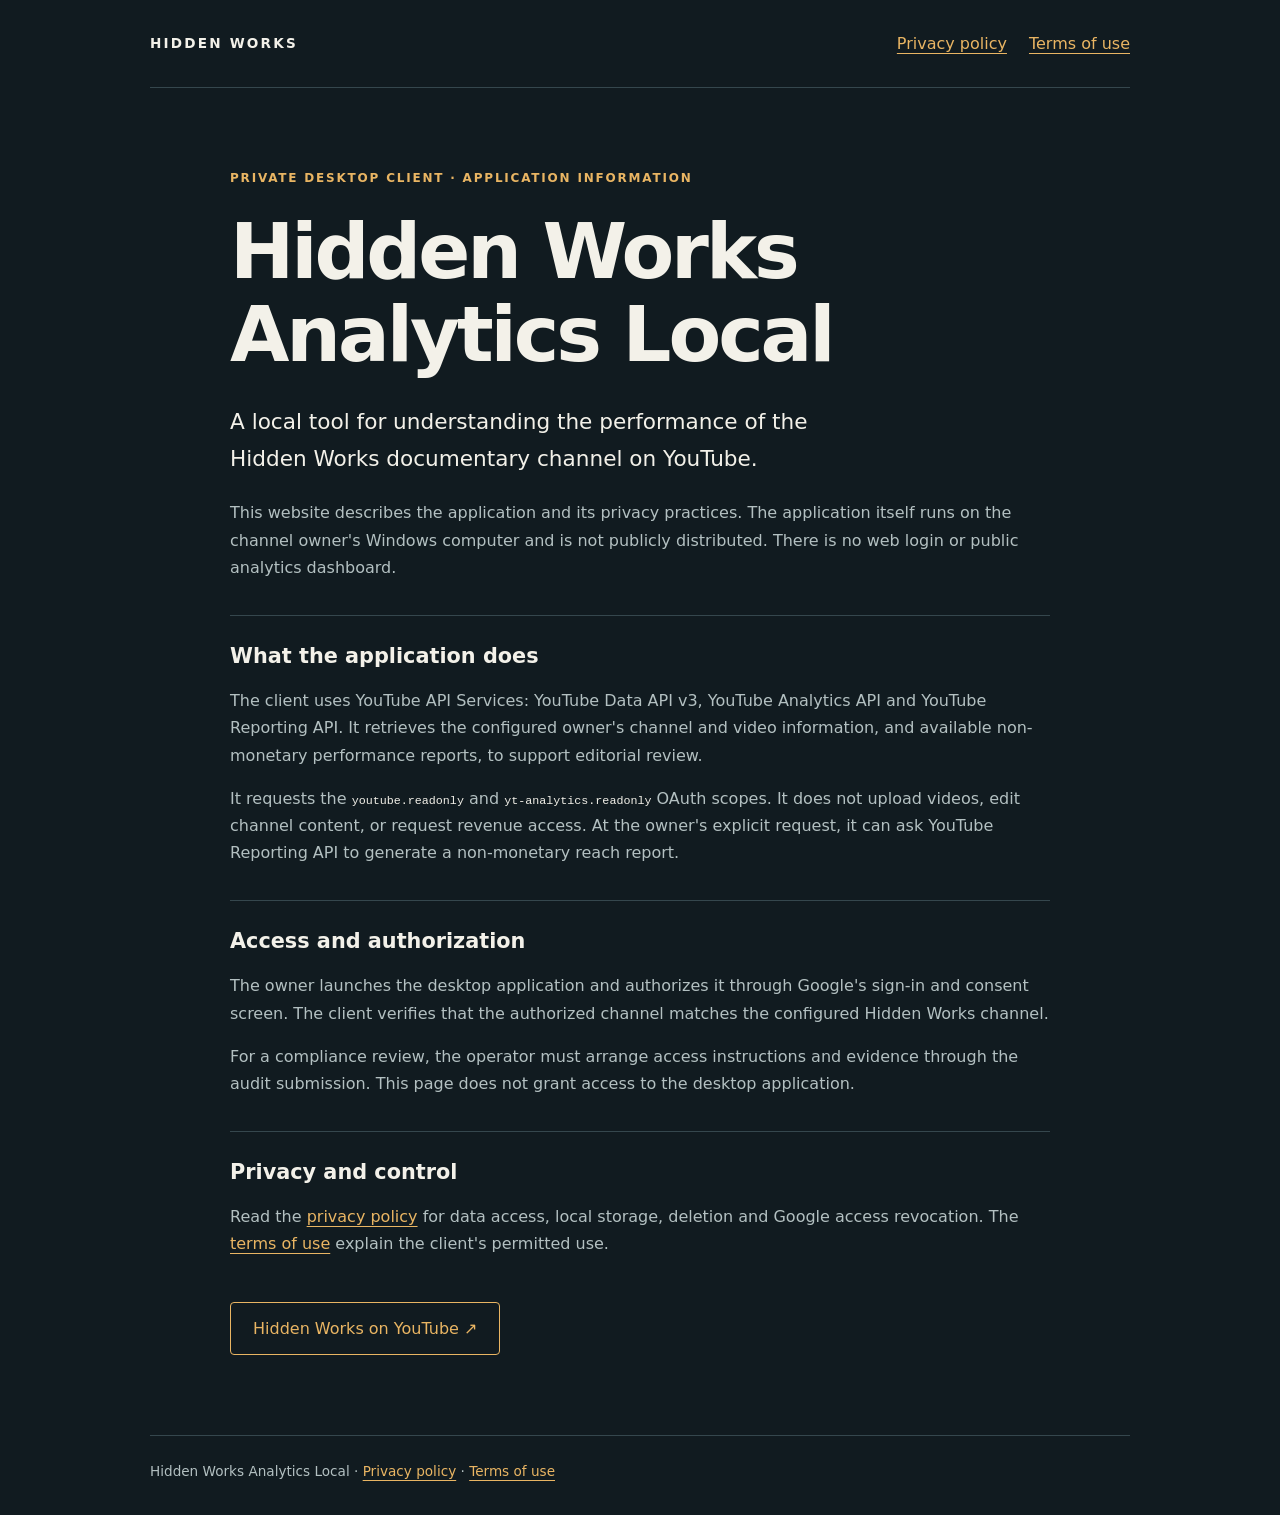
<file: index.html>
<!doctype html>
<html lang="en">
<head>
  <meta charset="utf-8">
  <meta name="viewport" content="width=device-width, initial-scale=1">
  <meta name="description" content="Information about Hidden Works Analytics Local, a private desktop client for the Hidden Works channel.">
  <title>Hidden Works Analytics Local</title>
  <link rel="stylesheet" href="style.css">
</head>
<body>
  <header><a class="brand" href="index.html">HIDDEN WORKS</a><nav aria-label="Main navigation"><a href="privacy.html">Privacy policy</a><a href="terms.html">Terms of use</a></nav></header>
  <main>
    <p class="eyebrow">PRIVATE DESKTOP CLIENT · APPLICATION INFORMATION</p>
    <h1>Hidden Works<br>Analytics Local</h1>
    <p class="lead">A local tool for understanding the performance of the Hidden Works documentary channel on YouTube.</p>
    <p>This website describes the application and its privacy practices. The application itself runs on the channel owner's Windows computer and is not publicly distributed. There is no web login or public analytics dashboard.</p>
    <section><h2>What the application does</h2><p>The client uses YouTube API Services: YouTube Data API v3, YouTube Analytics API and YouTube Reporting API. It retrieves the configured owner's channel and video information, and available non-monetary performance reports, to support editorial review.</p><p>It requests the <code>youtube.readonly</code> and <code>yt-analytics.readonly</code> OAuth scopes. It does not upload videos, edit channel content, or request revenue access. At the owner's explicit request, it can ask YouTube Reporting API to generate a non-monetary reach report.</p></section>
    <section><h2>Access and authorization</h2><p>The owner launches the desktop application and authorizes it through Google's sign-in and consent screen. The client verifies that the authorized channel matches the configured Hidden Works channel.</p><p>For a compliance review, the operator must arrange access instructions and evidence through the audit submission. This page does not grant access to the desktop application.</p></section>
    <section><h2>Privacy and control</h2><p>Read the <a href="privacy.html">privacy policy</a> for data access, local storage, deletion and Google access revocation. The <a href="terms.html">terms of use</a> explain the client's permitted use.</p></section>
    <a class="button" href="https://www.youtube.com/@HiddenWorksExplained">Hidden Works on YouTube ↗</a>
  </main>
  <footer>Hidden Works Analytics Local · <a href="privacy.html">Privacy policy</a> · <a href="terms.html">Terms of use</a></footer>
</body>
</html>
</file>
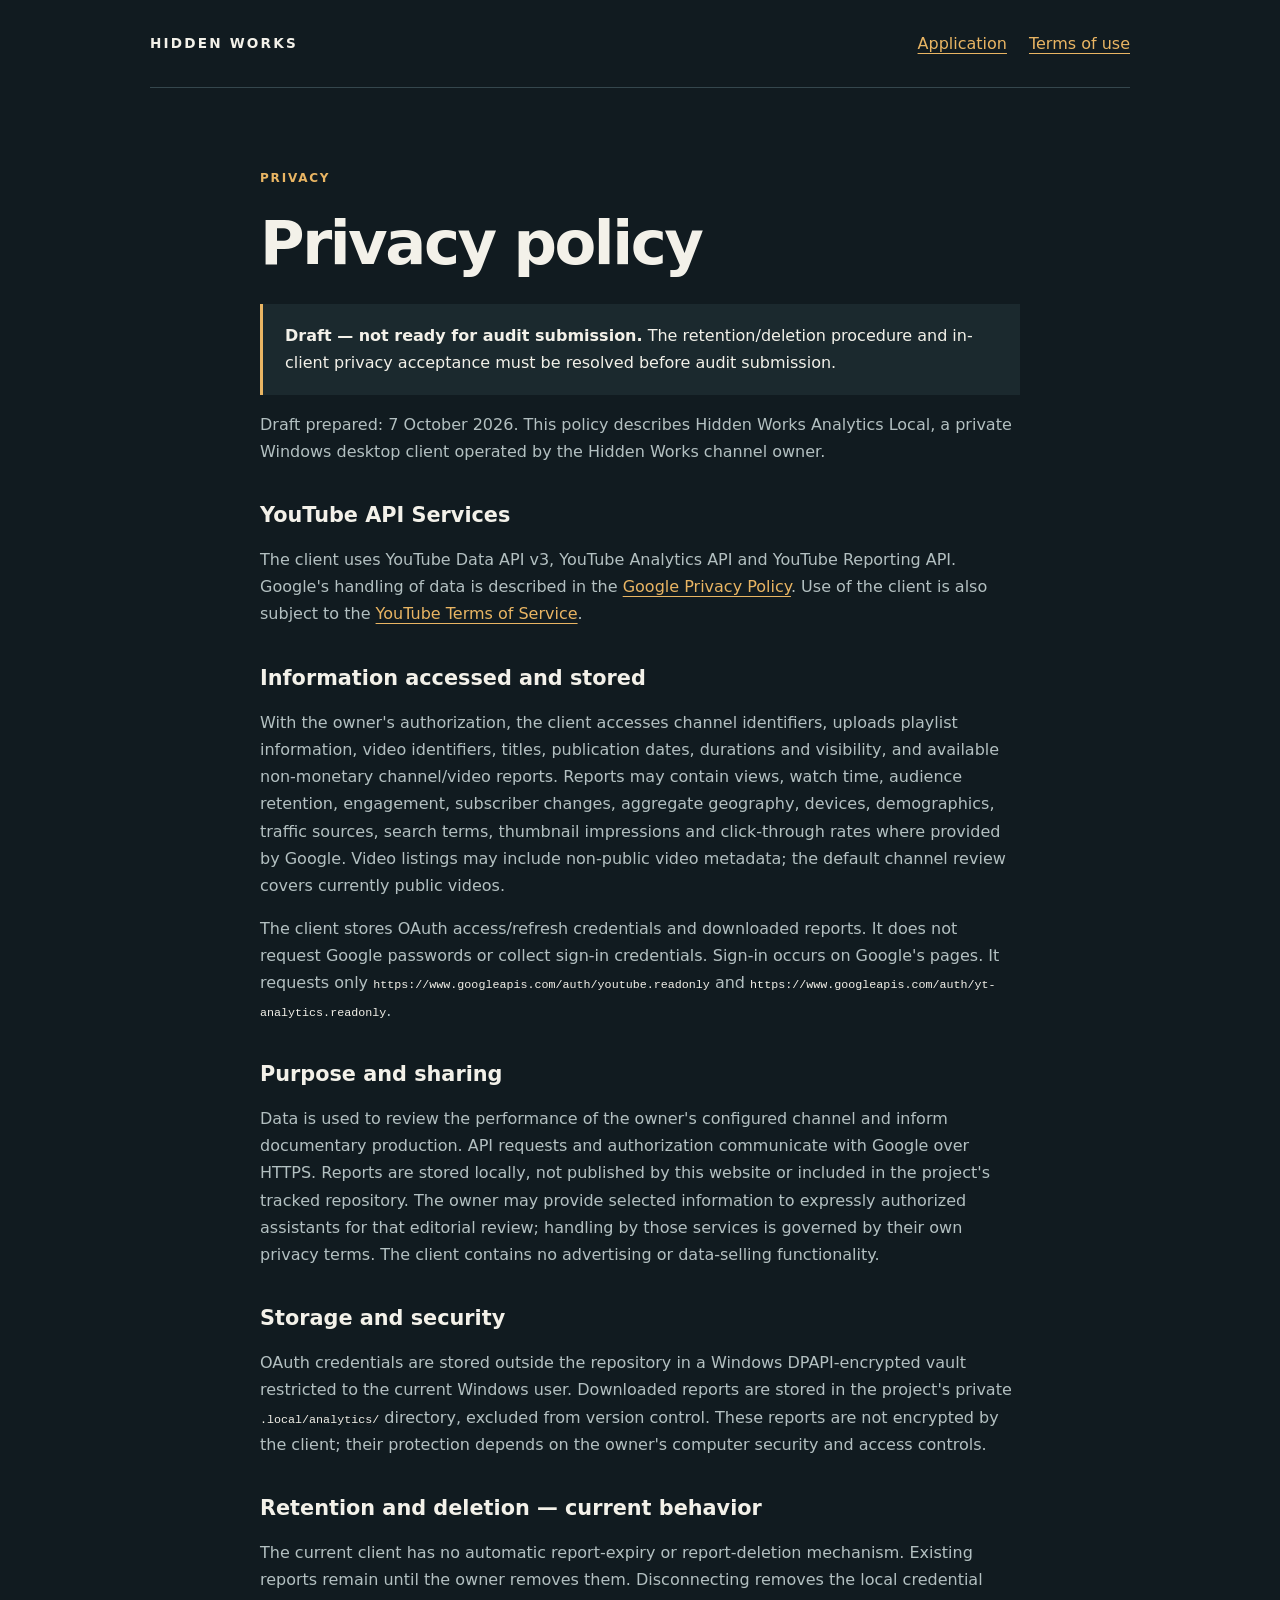
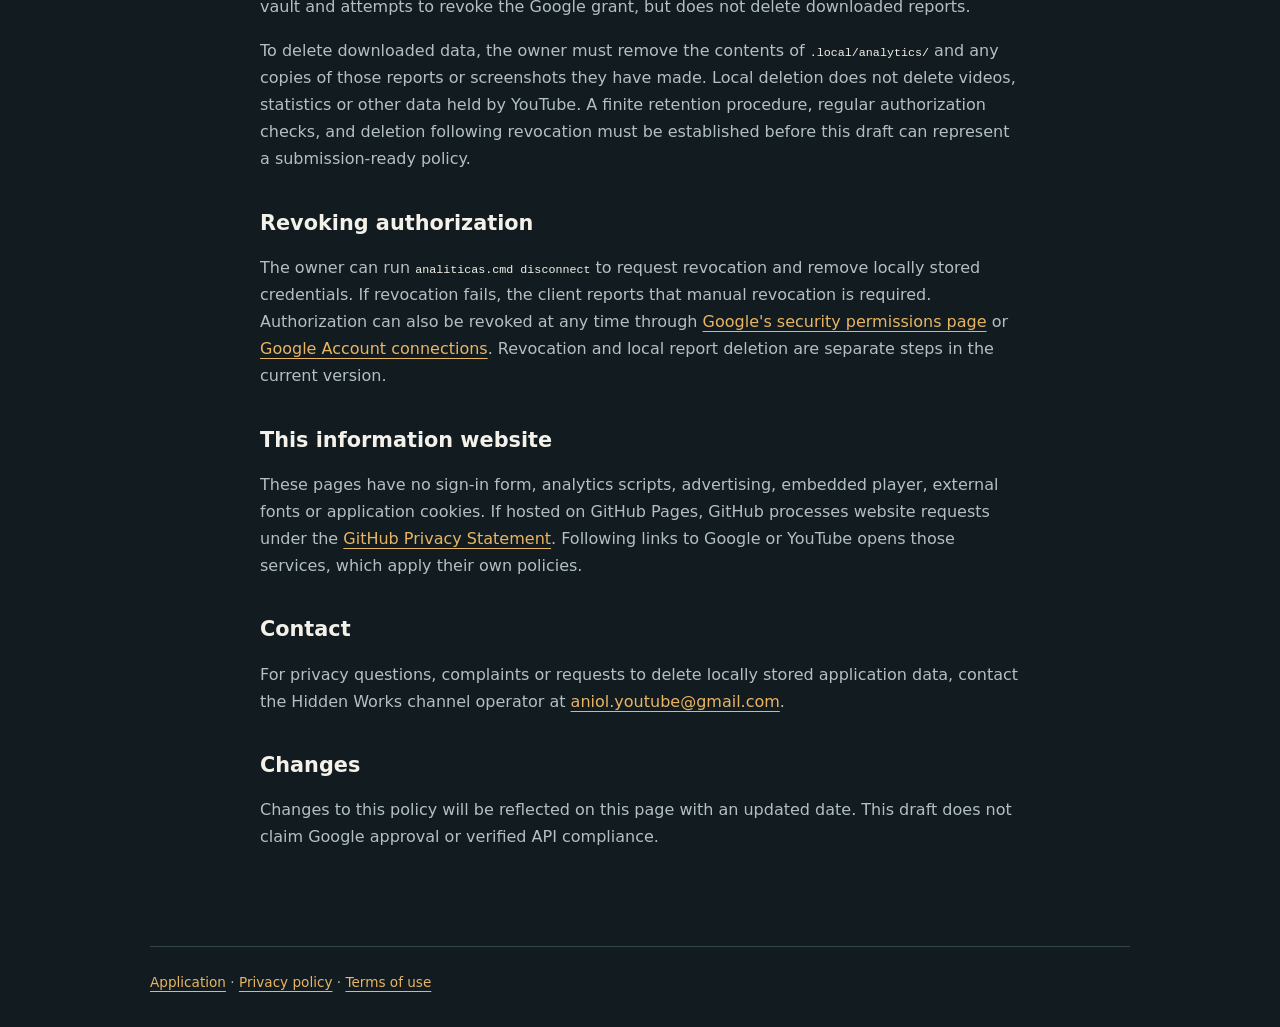
<file: privacy.html>
<!doctype html>
<html lang="en">
<head><meta charset="utf-8"><meta name="viewport" content="width=device-width, initial-scale=1"><title>Privacy policy | Hidden Works Analytics Local</title><link rel="stylesheet" href="style.css"></head>
<body>
  <header><a class="brand" href="index.html">HIDDEN WORKS</a><nav aria-label="Main navigation"><a href="index.html">Application</a><a href="terms.html">Terms of use</a></nav></header>
  <main class="document">
    <p class="eyebrow">PRIVACY</p><h1>Privacy policy</h1>
    <p class="notice"><strong>Draft — not ready for audit submission.</strong> The retention/deletion procedure and in-client privacy acceptance must be resolved before audit submission.</p>
    <p>Draft prepared: 7 October 2026. This policy describes Hidden Works Analytics Local, a private Windows desktop client operated by the Hidden Works channel owner.</p>
    <h2>YouTube API Services</h2><p>The client uses YouTube Data API v3, YouTube Analytics API and YouTube Reporting API. Google's handling of data is described in the <a href="https://policies.google.com/privacy">Google Privacy Policy</a>. Use of the client is also subject to the <a href="https://www.youtube.com/t/terms">YouTube Terms of Service</a>.</p>
    <h2>Information accessed and stored</h2><p>With the owner's authorization, the client accesses channel identifiers, uploads playlist information, video identifiers, titles, publication dates, durations and visibility, and available non-monetary channel/video reports. Reports may contain views, watch time, audience retention, engagement, subscriber changes, aggregate geography, devices, demographics, traffic sources, search terms, thumbnail impressions and click-through rates where provided by Google. Video listings may include non-public video metadata; the default channel review covers currently public videos.</p><p>The client stores OAuth access/refresh credentials and downloaded reports. It does not request Google passwords or collect sign-in credentials. Sign-in occurs on Google's pages. It requests only <code>https://www.googleapis.com/auth/youtube.readonly</code> and <code>https://www.googleapis.com/auth/yt-analytics.readonly</code>.</p>
    <h2>Purpose and sharing</h2><p>Data is used to review the performance of the owner's configured channel and inform documentary production. API requests and authorization communicate with Google over HTTPS. Reports are stored locally, not published by this website or included in the project's tracked repository. The owner may provide selected information to expressly authorized assistants for that editorial review; handling by those services is governed by their own privacy terms. The client contains no advertising or data-selling functionality.</p>
    <h2>Storage and security</h2><p>OAuth credentials are stored outside the repository in a Windows DPAPI-encrypted vault restricted to the current Windows user. Downloaded reports are stored in the project's private <code>.local/analytics/</code> directory, excluded from version control. These reports are not encrypted by the client; their protection depends on the owner's computer security and access controls.</p>
    <h2>Retention and deletion — current behavior</h2><p>The current client has no automatic report-expiry or report-deletion mechanism. Existing reports remain until the owner removes them. Disconnecting removes the local credential vault and attempts to revoke the Google grant, but does not delete downloaded reports.</p><p>To delete downloaded data, the owner must remove the contents of <code>.local/analytics/</code> and any copies of those reports or screenshots they have made. Local deletion does not delete videos, statistics or other data held by YouTube. A finite retention procedure, regular authorization checks, and deletion following revocation must be established before this draft can represent a submission-ready policy.</p>
    <h2>Revoking authorization</h2><p>The owner can run <code>analiticas.cmd disconnect</code> to request revocation and remove locally stored credentials. If revocation fails, the client reports that manual revocation is required. Authorization can also be revoked at any time through <a href="https://security.google.com/settings/security/permissions">Google's security permissions page</a> or <a href="https://myaccount.google.com/connections">Google Account connections</a>. Revocation and local report deletion are separate steps in the current version.</p>
    <h2>This information website</h2><p>These pages have no sign-in form, analytics scripts, advertising, embedded player, external fonts or application cookies. If hosted on GitHub Pages, GitHub processes website requests under the <a href="https://docs.github.com/en/site-policy/privacy-policies/github-general-privacy-statement">GitHub Privacy Statement</a>. Following links to Google or YouTube opens those services, which apply their own policies.</p>
    <h2>Contact</h2><p>For privacy questions, complaints or requests to delete locally stored application data, contact the Hidden Works channel operator at <a href="mailto:aniol.youtube@gmail.com">aniol.youtube@gmail.com</a>.</p>
    <h2>Changes</h2><p>Changes to this policy will be reflected on this page with an updated date. This draft does not claim Google approval or verified API compliance.</p>
  </main>
  <footer><a href="index.html">Application</a> · <a href="privacy.html">Privacy policy</a> · <a href="terms.html">Terms of use</a></footer>
</body>
</html>
</file>
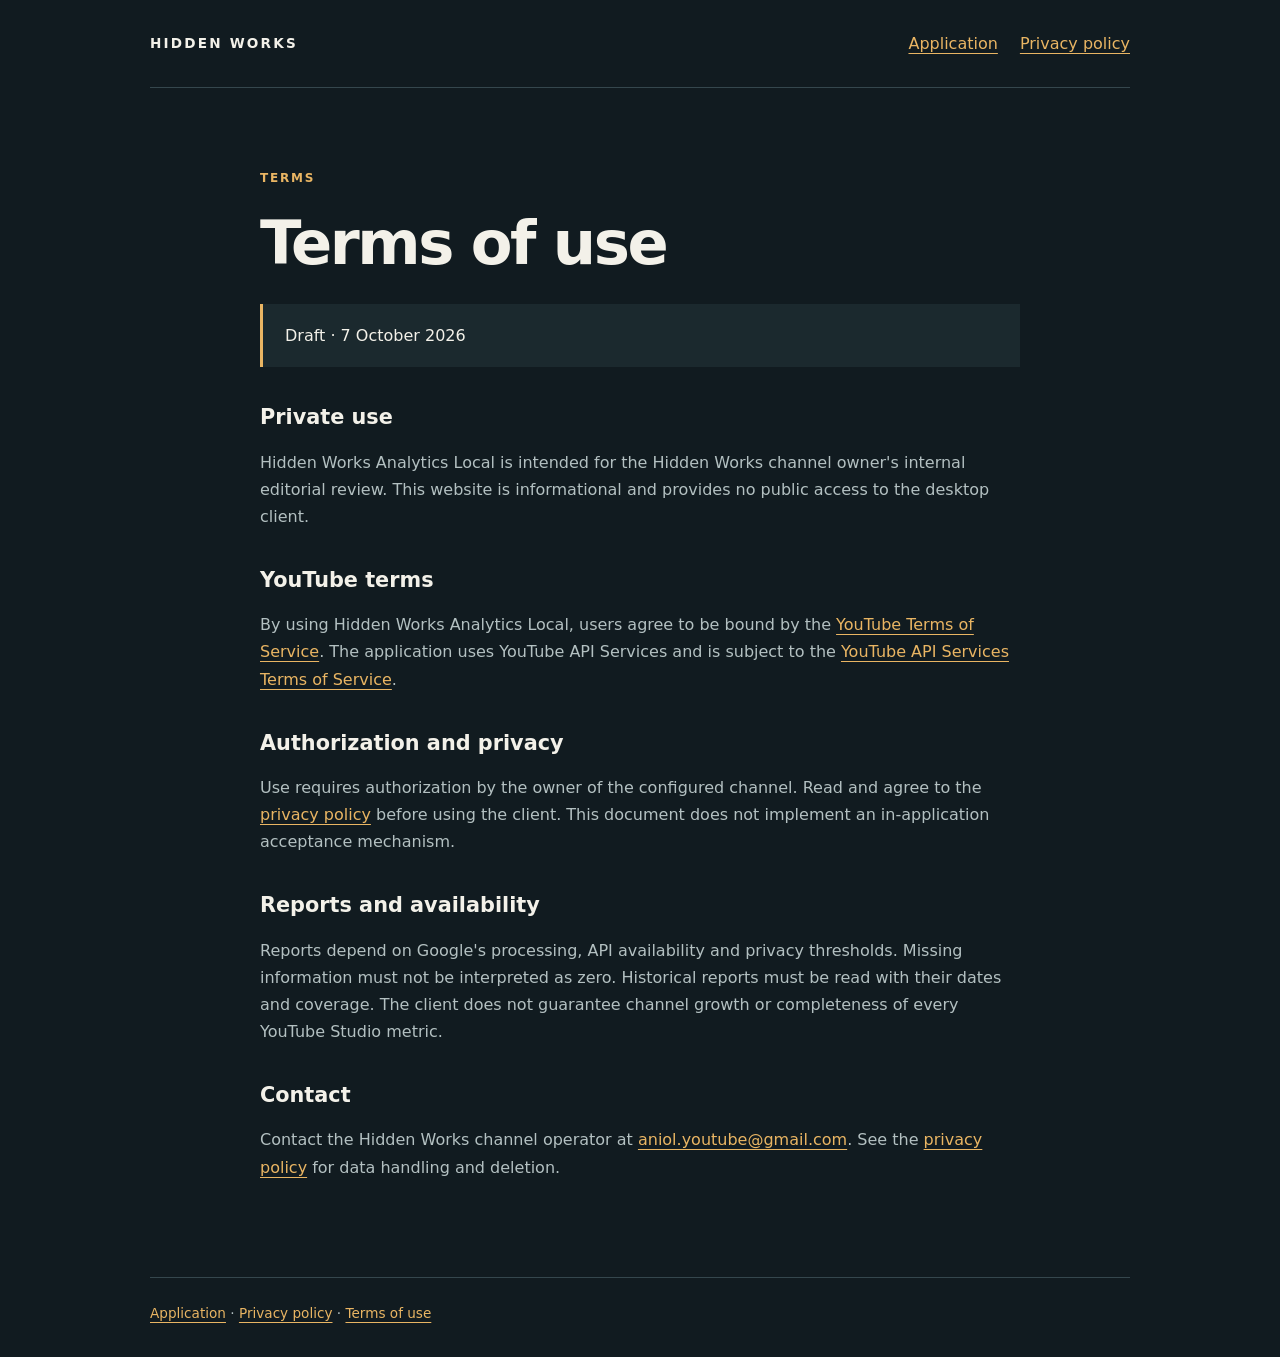
<file: terms.html>
<!doctype html>
<html lang="en">
<head><meta charset="utf-8"><meta name="viewport" content="width=device-width, initial-scale=1"><title>Terms of use | Hidden Works Analytics Local</title><link rel="stylesheet" href="style.css"></head>
<body>
  <header><a class="brand" href="index.html">HIDDEN WORKS</a><nav aria-label="Main navigation"><a href="index.html">Application</a><a href="privacy.html">Privacy policy</a></nav></header>
  <main class="document"><p class="eyebrow">TERMS</p><h1>Terms of use</h1><p class="notice">Draft · 7 October 2026</p>
    <h2>Private use</h2><p>Hidden Works Analytics Local is intended for the Hidden Works channel owner's internal editorial review. This website is informational and provides no public access to the desktop client.</p>
    <h2>YouTube terms</h2><p>By using Hidden Works Analytics Local, users agree to be bound by the <a href="https://www.youtube.com/t/terms">YouTube Terms of Service</a>. The application uses YouTube API Services and is subject to the <a href="https://developers.google.com/youtube/terms/api-services-terms-of-service">YouTube API Services Terms of Service</a>.</p>
    <h2>Authorization and privacy</h2><p>Use requires authorization by the owner of the configured channel. Read and agree to the <a href="privacy.html">privacy policy</a> before using the client. This document does not implement an in-application acceptance mechanism.</p>
    <h2>Reports and availability</h2><p>Reports depend on Google's processing, API availability and privacy thresholds. Missing information must not be interpreted as zero. Historical reports must be read with their dates and coverage. The client does not guarantee channel growth or completeness of every YouTube Studio metric.</p>
    <h2>Contact</h2><p>Contact the Hidden Works channel operator at <a href="mailto:aniol.youtube@gmail.com">aniol.youtube@gmail.com</a>. See the <a href="privacy.html">privacy policy</a> for data handling and deletion.</p>
  </main>
  <footer><a href="index.html">Application</a> · <a href="privacy.html">Privacy policy</a> · <a href="terms.html">Terms of use</a></footer>
</body>
</html>
</file>
<file: style.css>
:root{color-scheme:dark;--bg:#111b20;--panel:#1b292e;--ink:#f3f1e9;--muted:#b3c0c1;--accent:#e9b563;--line:#35474d}
*{box-sizing:border-box}body{margin:0;background:var(--bg);color:var(--ink);font-family:system-ui,-apple-system,"Segoe UI",sans-serif;line-height:1.7}header,main,footer{width:min(100% - 48px,980px);margin:auto}header{display:flex;align-items:center;justify-content:space-between;gap:24px;padding:30px 0;border-bottom:1px solid var(--line)}.brand{letter-spacing:.16em;font-size:.85rem;font-weight:800;text-decoration:none;color:var(--ink)}nav{display:flex;gap:22px}a{color:var(--accent);text-underline-offset:4px}a:hover{color:var(--ink)}a:focus-visible{outline:2px solid var(--accent);outline-offset:5px}main{padding:68px 0 80px;max-width:820px}.eyebrow{font-size:.75rem;letter-spacing:.15em;color:var(--accent);font-weight:700}h1{font-size:clamp(2.6rem,7vw,4.8rem);line-height:1.08;letter-spacing:-.04em;margin:22px 0 28px}h2{font-size:1.3rem;line-height:1.4;margin:0 0 12px}.lead{font-size:1.35rem;color:var(--ink);max-width:650px}p{color:var(--muted)}section{border-top:1px solid var(--line);padding-top:26px;margin-top:34px}.button{display:inline-block;margin-top:28px;padding:12px 22px;border:1px solid var(--accent);text-decoration:none;border-radius:4px}footer{border-top:1px solid var(--line);padding:24px 0 32px;color:var(--muted);font-size:.85rem}.document{max-width:760px}.document h1{font-size:clamp(2.5rem,6vw,3.8rem)}.document h2{margin-top:36px}code{overflow-wrap:anywhere;color:var(--ink);font-size:.9em}.notice{padding:18px 22px;background:var(--panel);border-left:3px solid var(--accent);color:var(--ink)}@media(max-width:560px){header,main,footer{width:calc(100% - 32px)}header{align-items:flex-start;flex-direction:column;gap:12px}nav{font-size:.9rem}main{padding-top:42px}}
</file>
